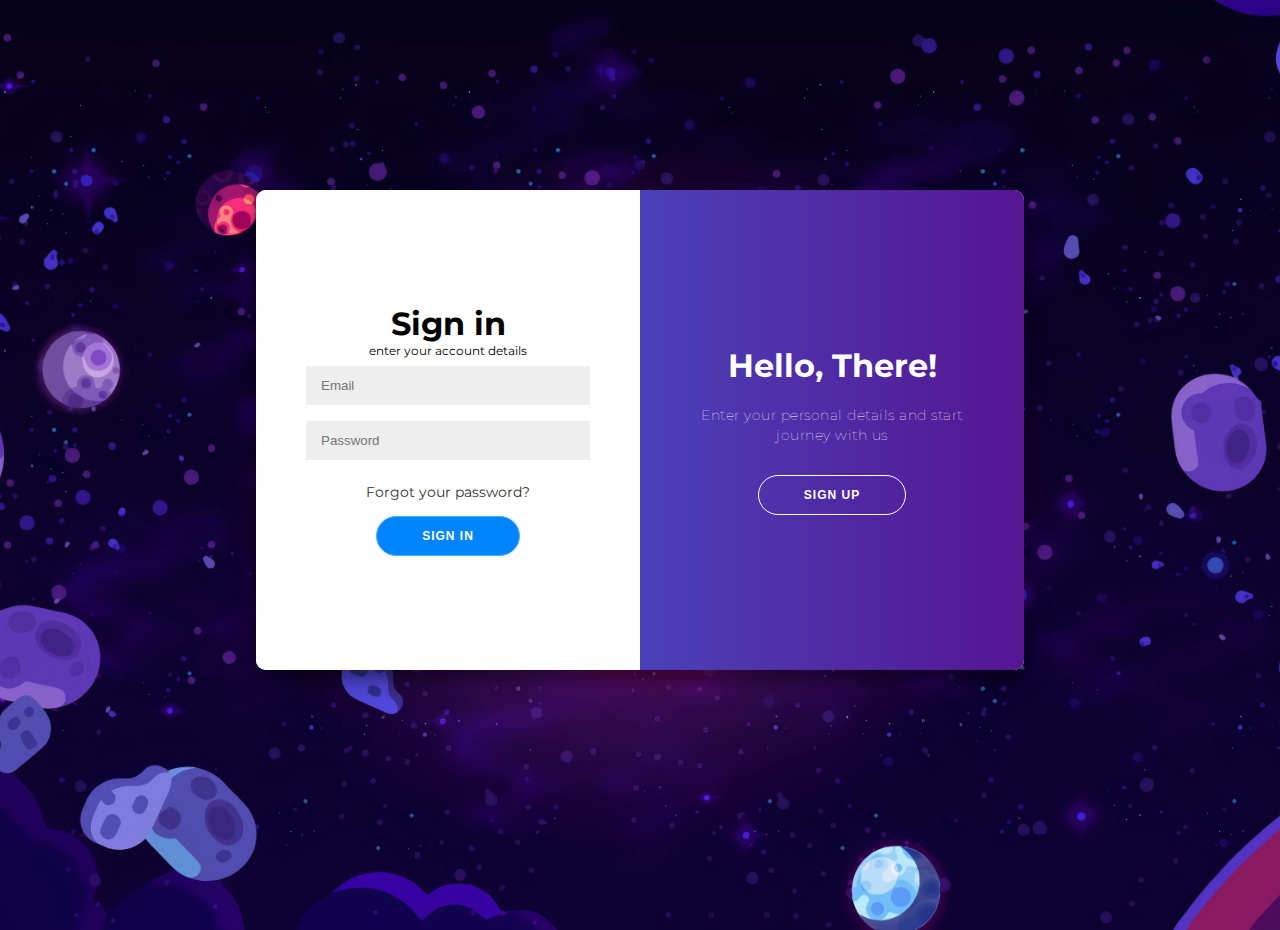
<file: src/index.html>
<!DOCTYPE html>
<html>
<head>
	<meta charset="utf-8">
	<meta name="viewport" content="width=device-width, initial-scale=1">
	<link rel="stylesheet" type="text/css" href="style.css">
	<title>Login & Register Form</title>
</head>
<body>
<div class="container" id="container">
	<div class="form-container sign-up-container">
		<form action="register.php" method="post">
			<h1>Create Account</h1>
			<span>use your email for registration</span>
			<input type="text" placeholder="Name" name="name"/>
			<input type="email" placeholder="Email" name="email"/>
			<input type="password" placeholder="Password" name="password"/>
			<button type="submit" name="submit">Sign Up</button>
		</form>
	</div>
	<div class="form-container sign-in-container">
		<form action="login.php" method="post">
			<h1>Sign in</h1>
			<span>enter your account details</span>
			<input type="email" placeholder="Email" name="email"/>
			<input type="password" placeholder="Password" name="password"/>
			<a href="#">Forgot your password?</a>
			<button type="submit" name="login">Sign In</button>
		</form>
	</div>
	<div class="overlay-container">
		<div class="overlay">
			<div class="overlay-panel overlay-left">
				<h1>Welcome Back!</h1>
				<p>We're so excited to see you again!</p>
				<button class="ghost" id="signIn">Sign In</button>
			</div>
			<div class="overlay-panel overlay-right">
				<h1>Hello, There!</h1>
				<p>Enter your personal details and start journey with us</p>
				<button class="ghost" id="signUp">Sign Up</button>
			</div>
		</div>
	</div>
</div>

<script src="slider.js"></script>
</body>
</html>
</file>
<file: src/style.css>
@import url('https://fonts.googleapis.com/css?family=Montserrat:400,800');

* {
	box-sizing: border-box;
}

body {
	background: url(backround.jpg) no-repeat;
	background-size: cover;
	background-position: center;
	display: flex;
	justify-content: center;
	align-items: center;
	flex-direction: column;
	font-family: 'Montserrat', sans-serif;
	height: 100vh;
	margin: -20px 0 50px;
}

h1 {
	font-weight: bold;
	margin: 0;
}

p {
	font-size: 14px;
	font-weight: 100;
	line-height: 20px;
	letter-spacing: 0.5px;
	margin: 20px 0 30px;
}

span {
	font-size: 12px;
}

a {
	color: #333;
	font-size: 14px;
	text-decoration: none;
	margin: 15px 0;
}

button {
	border-radius: 20px;
	border: 1px solid #4eaffd;
	background-color: #0084ff;
	color: #FFFFFF;
	font-size: 12px;
	font-weight: bold;
	padding: 12px 45px;
	letter-spacing: 1px;
	text-transform: uppercase;
	transition: transform 80ms ease-in;
}

button:active {
	transform: scale(0.95);
}

button:focus {
	outline: none;
}

button.ghost {
	background-color: transparent;
	border-color: #FFFFFF;
}

form {
	background-color: #FFFFFF;
	display: flex;
	align-items: center;
	justify-content: center;
	flex-direction: column;
	padding: 0 50px;
	height: 100%;
	text-align: center;
}

input {
	background-color: #eee;
	border: none;
	padding: 12px 15px;
	margin: 8px 0;
	width: 100%;
}

.container {
	background-color: #fff;
	border-radius: 10px;
  	box-shadow: 0 14px 28px rgba(0,0,0,0.25), 
			0 10px 10px rgba(0,0,0,0.22);
	position: relative;
	overflow: hidden;
	width: 768px;
	max-width: 100%;
	min-height: 480px;
}

.form-container {
	position: absolute;
	top: 0;
	height: 100%;
	transition: all 0.6s ease-in-out;
}

.sign-in-container {
	left: 0;
	width: 50%;
	z-index: 2;
}

.container.right-panel-active .sign-in-container {
	transform: translateX(100%);
}

.sign-up-container {
	left: 0;
	width: 50%;
	opacity: 0;
	z-index: 1;
}

.container.right-panel-active .sign-up-container {
	transform: translateX(100%);
	opacity: 1;
	z-index: 5;
	animation: show 0.6s;
}

.overlay-container {
	position: absolute;
	top: 0;
	left: 50%;
	width: 50%;
	height: 100%;
	overflow: hidden;
	transition: transform 0.6s ease-in-out;
	z-index: 100;
}

.container.right-panel-active .overlay-container{
	transform: translateX(-100%);
}

.overlay {
	background: #00ff73;
	background: -webkit-linear-gradient(to right, #416ce2, #551591);
	background: linear-gradient(to right, #416ce2, #551591);
	background-repeat: no-repeat;
	background-size: cover;
	background-position: 0 0;
	color: #ffffff;
	position: relative;
	left: -100%;
	height: 100%;
	width: 200%;
  	transform: translateX(0);
	transition: transform 0.6s ease-in-out;
}

.container.right-panel-active .overlay {
  	transform: translateX(50%);
}

.overlay-panel {
	position: absolute;
	display: flex;
	align-items: center;
	justify-content: center;
	flex-direction: column;
	padding: 0 40px;
	text-align: center;
	top: 0;
	height: 100%;
	width: 50%;
	transform: translateX(0);
	transition: transform 0.6s ease-in-out;
}

.overlay-left {
	transform: translateX(-20%);
}

.container.right-panel-active .overlay-left {
	transform: translateX(0);
}

.overlay-right {
	right: 0;
	transform: translateX(0);
}

.container.right-panel-active .overlay-right {
	transform: translateX(20%);
}
</file>
